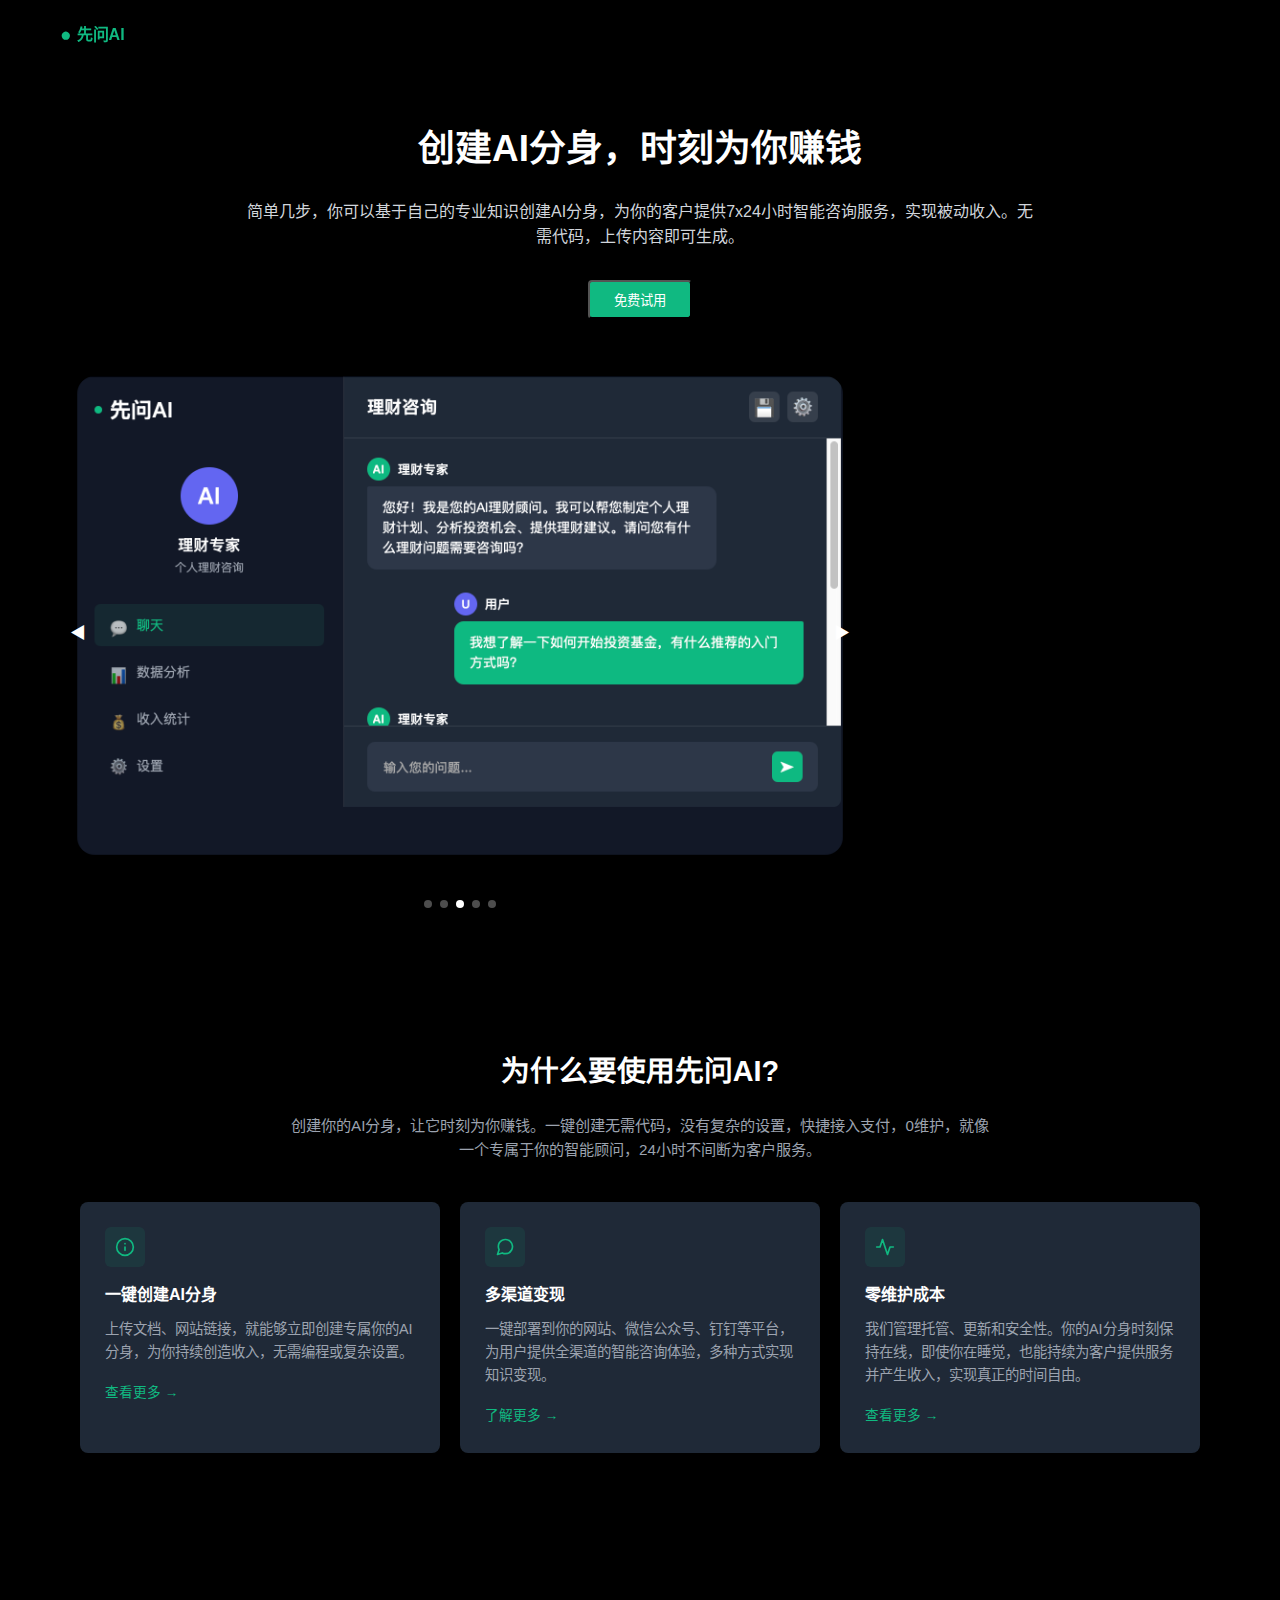
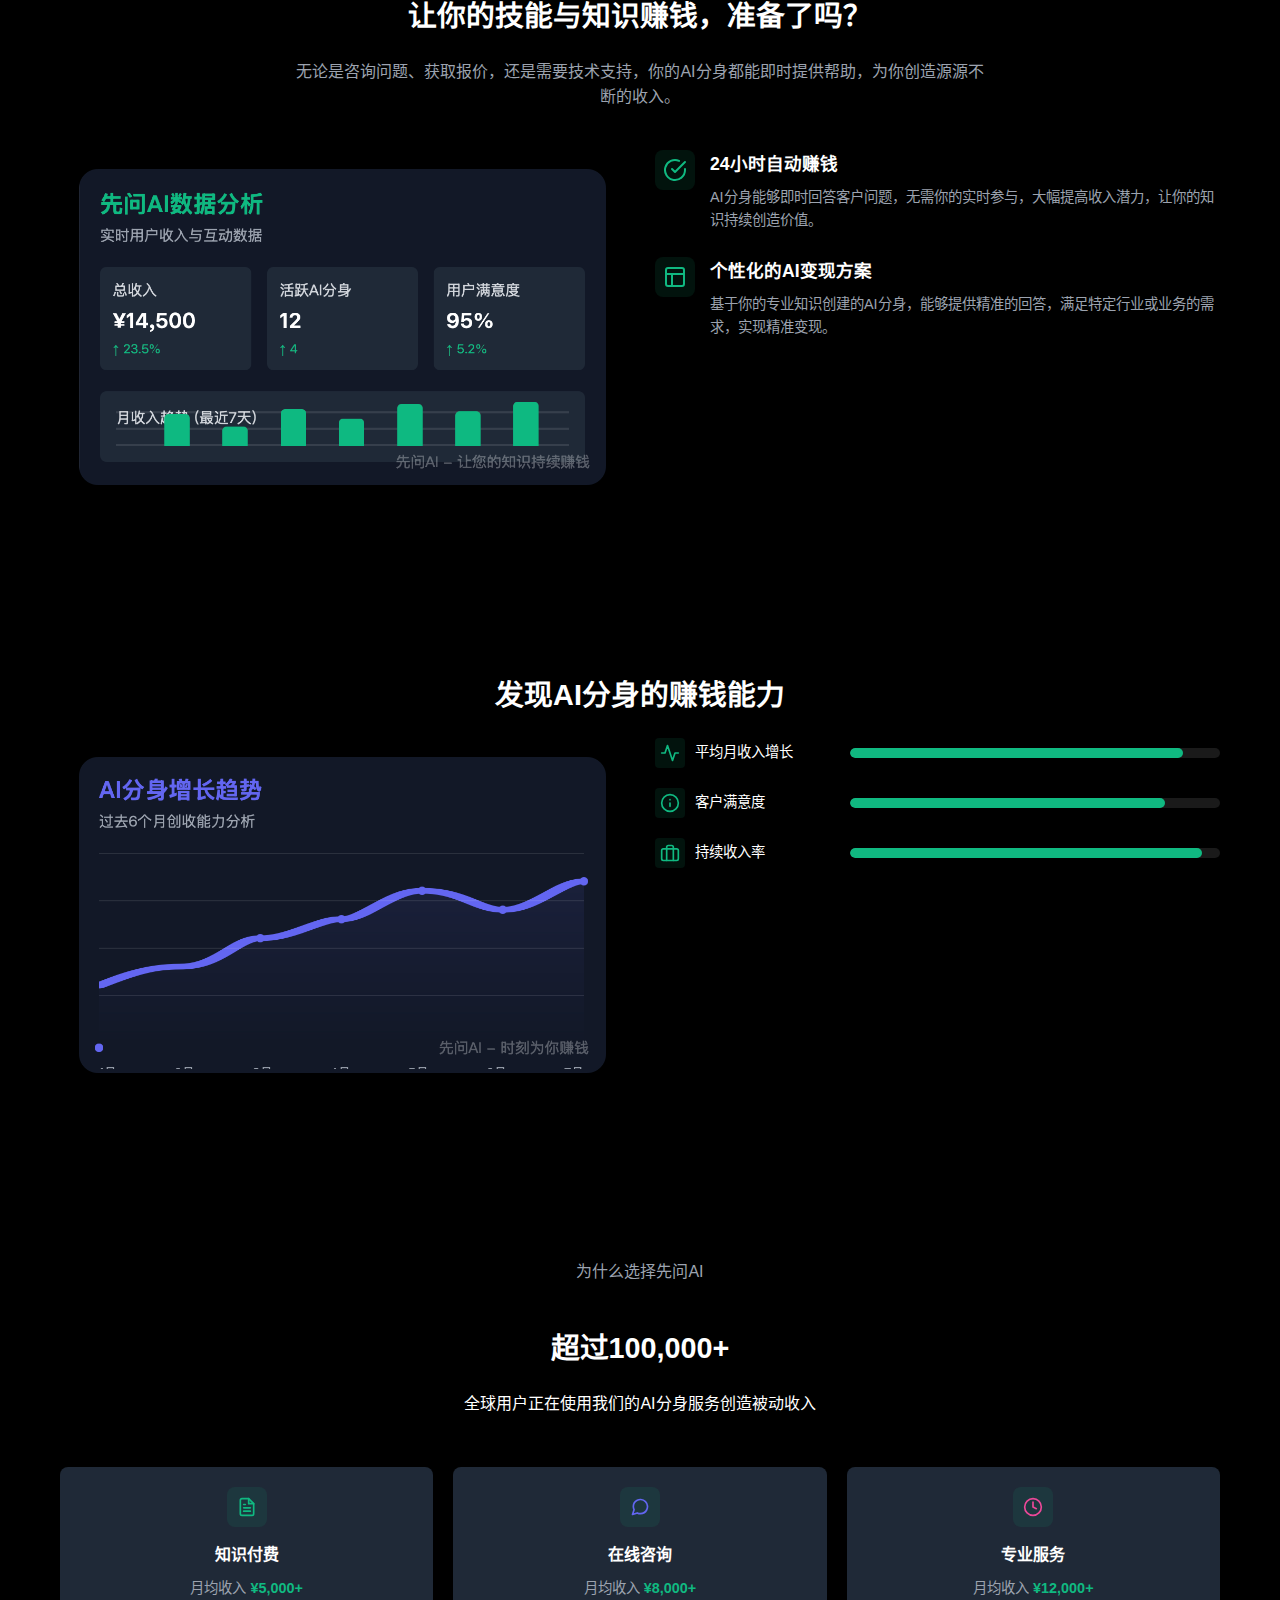
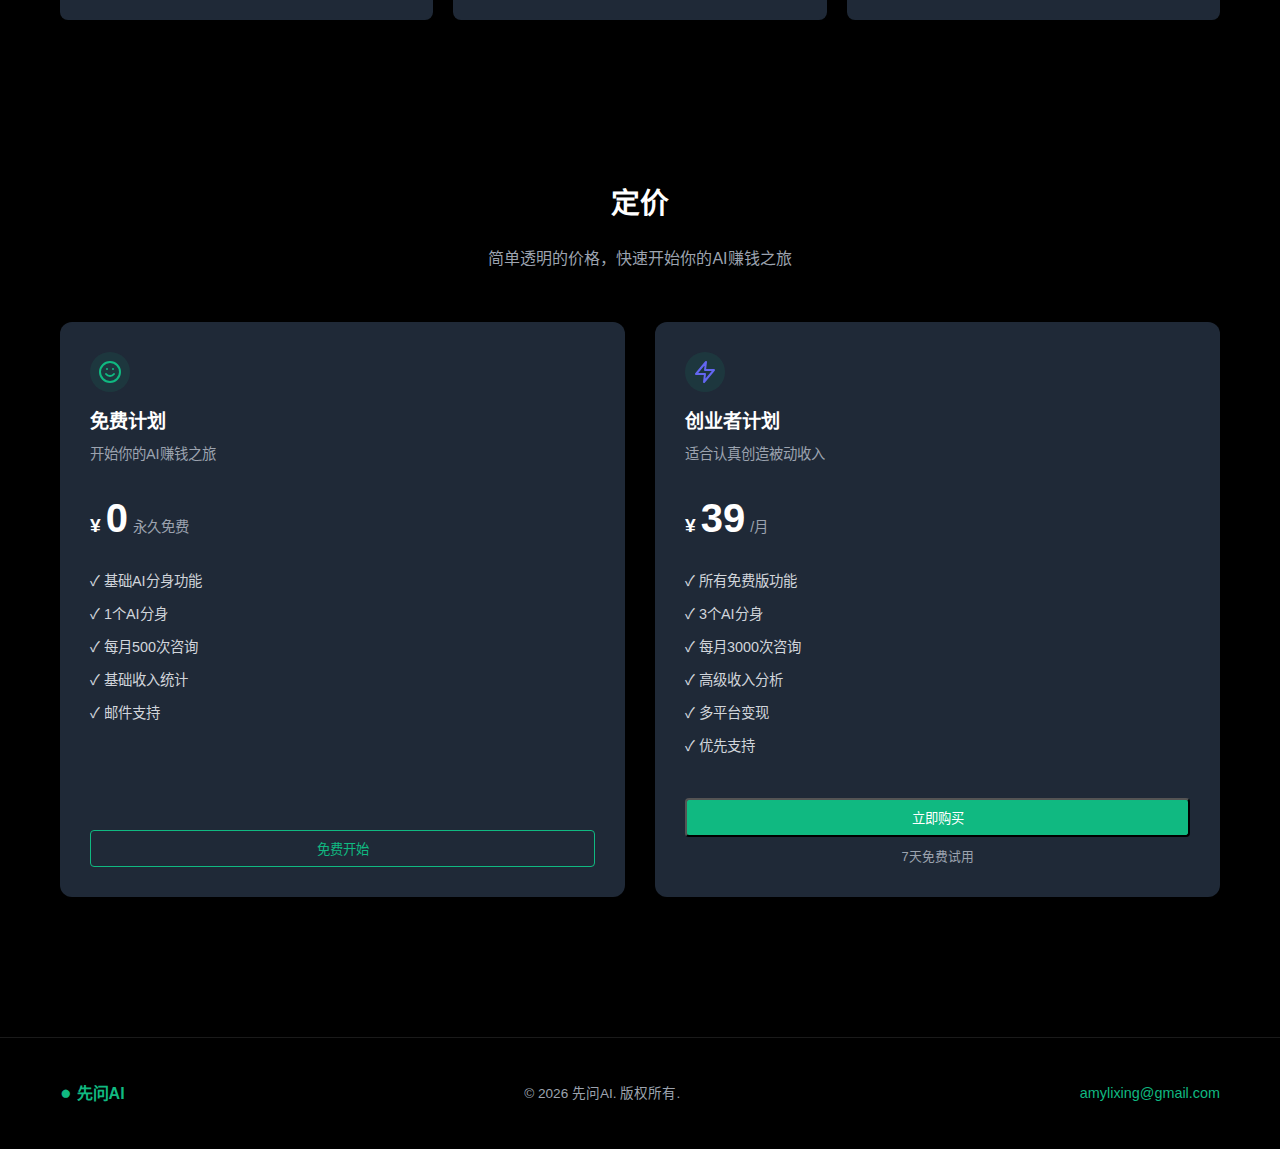
<file: index.html>
<!DOCTYPE html>
<html lang="zh-CN">
<head>
    <meta charset="UTF-8">
    <meta name="viewport" content="width=device-width, initial-scale=1.0">
    <title>先问AI-创建AI分身，时刻为你赚钱</title>
    <link rel="stylesheet" href="./docs/css/styles.css">
    <!-- 图标支持 -->
    <link rel="apple-touch-icon" sizes="180x180" href="./docs/icons/apple-touch-icon.png">
    <link rel="icon" type="image/png" sizes="32x32" href="./docs/icons/favicon-32x32.png">
    <link rel="icon" type="image/png" sizes="16x16" href="./docs/icons/favicon-16x16.png">
    <link rel="icon" href="./docs/icons/favicon.ico">
    <!-- PWA相关标签 -->
    <link rel="manifest" href="./docs/site.webmanifest">
    <meta name="theme-color" content="#10b981">
    <meta name="apple-mobile-web-app-capable" content="yes">
    <meta name="apple-mobile-web-app-status-bar-style" content="black-translucent">
    <meta name="apple-mobile-web-app-title" content="先问AI">
    <meta name="description" content="创建AI分身，时刻为你赚钱，提供24小时智能服务">
</head>
<body>
    <header>
        <div class="container">
            <nav>
                <a href="/" class="logo">
                    <span class="logo-icon">●</span>
                    先问AI
                </a>
                
                <div class="nav-right">
                    </div>
                </div>
            </nav>
        </div>
    </header>
    
    <section class="hero">
        <div class="container">
            <h1>创建AI分身，时刻为你赚钱</h1>
            <p>简单几步，你可以基于自己的专业知识创建AI分身，为你的客户提供7x24小时智能咨询服务，实现被动收入。无需代码，上传内容即可生成。</p>
            
            <button class="btn btn-green">免费试用</button>
            
            <div class="showcase">
                <img src="./docs/images/interface/preview.png" alt="先问AI界面预览">
                
                <div class="showcase-controls">
                    <div>◀</div>
                    <div>▶</div>
                </div>
                
                <div class="showcase-nav">
                    <div class="showcase-dot"></div>
                    <div class="showcase-dot"></div>
                    <div class="showcase-dot active"></div>
                    <div class="showcase-dot"></div>
                    <div class="showcase-dot"></div>
                </div>
            </div>
        </div>
    </section>
    
    <section class="why-section">
        <div class="container">
            <h2>为什么要使用先问AI?</h2>
            <p>创建你的AI分身，让它时刻为你赚钱。一键创建无需代码，没有复杂的设置，快捷接入支付，0维护，就像一个专属于你的智能顾问，24小时不间断为客户服务。</p>
        </div>
    </section>
    
    <div class="container">
        <div class="features-grid">
            <div class="feature-card">
                <div class="feature-icon">
                    <svg xmlns="http://www.w3.org/2000/svg" width="20" height="20" viewBox="0 0 24 24" fill="none" stroke="#10b981" stroke-width="2" stroke-linecap="round" stroke-linejoin="round">
                        <circle cx="12" cy="12" r="10"></circle>
                        <path d="M12 16v-4"></path>
                        <path d="M12 8h.01"></path>
                    </svg>
                </div>
                <h3>一键创建AI分身</h3>
                <p>上传文档、网站链接，就能够立即创建专属你的AI分身，为你持续创造收入，无需编程或复杂设置。</p>
                <a href="#" class="feature-link">查看更多 →</a>
            </div>
            
            <div class="feature-card">
                <div class="feature-icon">
                    <svg xmlns="http://www.w3.org/2000/svg" width="20" height="20" viewBox="0 0 24 24" fill="none" stroke="#10b981" stroke-width="2" stroke-linecap="round" stroke-linejoin="round">
                        <path d="M21 11.5a8.38 8.38 0 0 1-.9 3.8 8.5 8.5 0 0 1-7.6 4.7 8.38 8.38 0 0 1-3.8-.9L3 21l1.9-5.7a8.38 8.38 0 0 1-.9-3.8 8.5 8.5 0 0 1 4.7-7.6 8.38 8.38 0 0 1 3.8-.9h.5a8.48 8.48 0 0 1 8 8v.5z"></path>
                    </svg>
                </div>
                <h3>多渠道变现</h3>
                <p>一键部署到你的网站、微信公众号、钉钉等平台，为用户提供全渠道的智能咨询体验，多种方式实现知识变现。</p>
                <a href="#" class="feature-link">了解更多 →</a>
            </div>
            
            <div class="feature-card">
                <div class="feature-icon">
                    <svg xmlns="http://www.w3.org/2000/svg" width="20" height="20" viewBox="0 0 24 24" fill="none" stroke="#10b981" stroke-width="2" stroke-linecap="round" stroke-linejoin="round">
                        <path d="M22 12h-4l-3 9L9 3l-3 9H2"></path>
                    </svg>
                </div>
                <h3>零维护成本</h3>
                <p>我们管理托管、更新和安全性。你的AI分身时刻保持在线，即使你在睡觉，也能持续为客户提供服务并产生收入，实现真正的时间自由。</p>
                <a href="#" class="feature-link">查看更多 →</a>
            </div>
        </div>
    </div>
    
    <section class="performance-section">
        <div class="container">
            <h2 class="section-title">让你的技能与知识赚钱，准备了吗？</h2>
            <p class="section-subtitle">无论是咨询问题、获取报价，还是需要技术支持，你的AI分身都能即时提供帮助，为你创造源源不断的收入。</p>
            
            <div class="stats-showcase">
                <div class="stats-image">
                    <img src="./docs/images/ai-data-analytics.png" alt="先问AI数据分析">
                </div>
                
                <div class="stats-info">
                    <div class="stat-item">
                        <div class="stat-icon">
                            <svg xmlns="http://www.w3.org/2000/svg" width="24" height="24" viewBox="0 0 24 24" fill="none" stroke="#10b981" stroke-width="2" stroke-linecap="round" stroke-linejoin="round">
                                <path d="M22 11.08V12a10 10 0 1 1-5.93-9.14"></path>
                                <polyline points="22 4 12 14.01 9 11.01"></polyline>
                            </svg>
                        </div>
                        <div class="stat-content">
                            <h3>24小时自动赚钱</h3>
                            <p>AI分身能够即时回答客户问题，无需你的实时参与，大幅提高收入潜力，让你的知识持续创造价值。</p>
                        </div>
                    </div>
                    
                    <div class="stat-item">
                        <div class="stat-icon">
                            <svg xmlns="http://www.w3.org/2000/svg" width="24" height="24" viewBox="0 0 24 24" fill="none" stroke="#10b981" stroke-width="2" stroke-linecap="round" stroke-linejoin="round">
                                <rect x="3" y="3" width="18" height="18" rx="2" ry="2"></rect>
                                <line x1="3" y1="9" x2="21" y2="9"></line>
                                <line x1="9" y1="21" x2="9" y2="9"></line>
                            </svg>
                        </div>
                        <div class="stat-content">
                            <h3>个性化的AI变现方案</h3>
                            <p>基于你的专业知识创建的AI分身，能够提供精准的回答，满足特定行业或业务的需求，实现精准变现。</p>
                        </div>
                    </div>
                </div>
            </div>
        </div>
    </section>
    
    <section class="support-metrics">
        <div class="container">
            <h2 class="section-title">发现AI分身的赚钱能力</h2>
            
            <div class="metrics-chart">
                <div class="chart-image">
                    <img src="./docs/images/ai-growth-chart.png" alt="AI增长图表">
                </div>
                
                <div class="metrics-info">
                    <div class="metric-row">
                        <div class="metric-label">
                            <div class="metric-icon">
                                <svg xmlns="http://www.w3.org/2000/svg" width="20" height="20" viewBox="0 0 24 24" fill="none" stroke="#10b981" stroke-width="2" stroke-linecap="round" stroke-linejoin="round">
                                    <path d="M22 12h-4l-3 9L9 3l-3 9H2"></path>
                                </svg>
                            </div>
                            <span>平均月收入增长</span>
                        </div>
                        <div class="metric-bar-container">
                            <div class="metric-bar" style="width:90%;">
                                <div class="metric-value">90%</div>
                            </div>
                        </div>
                    </div>
                    
                    <div class="metric-row">
                        <div class="metric-label">
                            <div class="metric-icon">
                                <svg xmlns="http://www.w3.org/2000/svg" width="20" height="20" viewBox="0 0 24 24" fill="none" stroke="#10b981" stroke-width="2" stroke-linecap="round" stroke-linejoin="round">
                                    <circle cx="12" cy="12" r="10"></circle>
                                    <line x1="12" y1="16" x2="12" y2="12"></line>
                                    <line x1="12" y1="8" x2="12.01" y2="8"></line>
                                </svg>
                            </div>
                            <span>客户满意度</span>
                        </div>
                        <div class="metric-bar-container">
                            <div class="metric-bar" style="width:85%;">
                                <div class="metric-value">85%</div>
                            </div>
                        </div>
                    </div>
                    
                    <div class="metric-row">
                        <div class="metric-label">
                            <div class="metric-icon">
                                <svg xmlns="http://www.w3.org/2000/svg" width="20" height="20" viewBox="0 0 24 24" fill="none" stroke="#10b981" stroke-width="2" stroke-linecap="round" stroke-linejoin="round">
                                    <rect x="2" y="7" width="20" height="14" rx="2" ry="2"></rect>
                                    <path d="M16 21V5a2 2 0 0 0-2-2h-4a2 2 0 0 0-2 2v16"></path>
                                </svg>
                            </div>
                            <span>持续收入率</span>
                        </div>
                        <div class="metric-bar-container">
                            <div class="metric-bar" style="width:95%;">
                                <div class="metric-value">95%</div>
                            </div>
                        </div>
                    </div>
                </div>
            </div>
        </div>
    </section>
    
    <section class="testimonial-section">
        <div class="container">
            <div class="section-subtitle text-center">为什么选择先问AI</div>
            <h2 class="section-title">超过100,000+</h2>
            <p class="text-center mb-10">全球用户正在使用我们的AI分身服务创造被动收入</p>
            
            <div class="templates-grid">
                <div class="template-card">
                    <div class="template-icon">
                        <svg xmlns="http://www.w3.org/2000/svg" width="20" height="20" viewBox="0 0 24 24" fill="none" stroke="#10b981" stroke-width="2" stroke-linecap="round" stroke-linejoin="round">
                            <path d="M14 2H6a2 2 0 0 0-2 2v16a2 2 0 0 0 2 2h12a2 2 0 0 0 2-2V8z"></path>
                            <polyline points="14 2 14 8 20 8"></polyline>
                            <line x1="16" y1="13" x2="8" y2="13"></line>
                            <line x1="16" y1="17" x2="8" y2="17"></line>
                            <polyline points="10 9 9 9 8 9"></polyline>
                        </svg>
                    </div>
                    <h3>知识付费</h3>
                    <p>月均收入 <span class="usage-rate">¥5,000+</span></p>
                </div>
                
                <div class="template-card">
                    <div class="template-icon">
                        <svg xmlns="http://www.w3.org/2000/svg" width="20" height="20" viewBox="0 0 24 24" fill="none" stroke="#6366f1" stroke-width="2" stroke-linecap="round" stroke-linejoin="round">
                            <path d="M21 11.5a8.38 8.38 0 0 1-.9 3.8 8.5 8.5 0 0 1-7.6 4.7 8.38 8.38 0 0 1-3.8-.9L3 21l1.9-5.7a8.38 8.38 0 0 1-.9-3.8 8.5 8.5 0 0 1 4.7-7.6 8.38 8.38 0 0 1 3.8-.9h.5a8.48 8.48 0 0 1 8 8v.5z"></path>
                        </svg>
                    </div>
                    <h3>在线咨询</h3>
                    <p>月均收入 <span class="usage-rate">¥8,000+</span></p>
                </div>
                
                <div class="template-card">
                    <div class="template-icon">
                        <svg xmlns="http://www.w3.org/2000/svg" width="20" height="20" viewBox="0 0 24 24" fill="none" stroke="#ec4899" stroke-width="2" stroke-linecap="round" stroke-linejoin="round">
                            <circle cx="12" cy="12" r="10"></circle>
                            <polyline points="12 6 12 12 16 14"></polyline>
                        </svg>
                    </div>
                    <h3>专业服务</h3>
                    <p>月均收入 <span class="usage-rate">¥12,000+</span></p>
                </div>
            </div>
        </div>
    </section>
    
    <section class="pricing-section" id="pricing">
        <div class="container">
            <h2 class="section-title">定价</h2>
            <p class="section-subtitle text-center">简单透明的价格，快速开始你的AI赚钱之旅</p>
            
            <div class="pricing-grid">
                <div class="pricing-card free">
                    <div class="pricing-header">
                        <div class="pricing-icon">
                            <svg xmlns="http://www.w3.org/2000/svg" width="24" height="24" viewBox="0 0 24 24" fill="none" stroke="#10b981" stroke-width="2" stroke-linecap="round" stroke-linejoin="round">
                                <circle cx="12" cy="12" r="10"></circle>
                                <path d="M8 14s1.5 2 4 2 4-2 4-2"></path>
                                <line x1="9" y1="9" x2="9.01" y2="9"></line>
                                <line x1="15" y1="9" x2="15.01" y2="9"></line>
                            </svg>
                        </div>
                        <h3>免费计划</h3>
                        <p>开始你的AI赚钱之旅</p>
                    </div>
                    
                    <div class="pricing-price">
                        <span class="price-currency">¥</span>
                        <span class="price-value">0</span>
                        <span class="price-period">永久免费</span>
                    </div>
                    
                    <ul class="pricing-features">
                        <li>✓ 基础AI分身功能</li>
                        <li>✓ 1个AI分身</li>
                        <li>✓ 每月500次咨询</li>
                        <li>✓ 基础收入统计</li>
                        <li>✓ 邮件支持</li>
                    </ul>
                    
                    <button class="btn btn-outline">免费开始</button>
                </div>
                
                <div class="pricing-card pro">
                    <div class="pricing-header">
                        <div class="pricing-icon">
                            <svg xmlns="http://www.w3.org/2000/svg" width="24" height="24" viewBox="0 0 24 24" fill="none" stroke="#6366f1" stroke-width="2" stroke-linecap="round" stroke-linejoin="round">
                                <polygon points="13 2 3 14 12 14 11 22 21 10 12 10 13 2"></polygon>
                            </svg>
                        </div>
                        <h3>创业者计划</h3>
                        <p>适合认真创造被动收入</p>
                    </div>
                    
                    <div class="pricing-price">
                        <span class="price-currency">¥</span>
                        <span class="price-value">39</span>
                        <span class="price-period">/月</span>
                    </div>
                    
                    <ul class="pricing-features">
                        <li>✓ 所有免费版功能</li>
                        <li>✓ 3个AI分身</li>
                        <li>✓ 每月3000次咨询</li>
                        <li>✓ 高级收入分析</li>
                        <li>✓ 多平台变现</li>
                        <li>✓ 优先支持</li>
                    </ul>
                    
                    <button class="btn btn-primary">立即购买</button>
                    <div class="pricing-trial">7天免费试用</div>
                </div>
            </div>
        </div>
    </section>
    
    <footer>
        <div class="container">
            <div class="footer-simple">
                <div class="logo">
                    <span class="logo-icon">●</span>
                    先问AI
                </div>
                <div class="copyright">
                    <p>© 2023 先问AI. 保留所有权利.</p>
                </div>
                <div class="contact-simple">
                    <a href="mailto:amylixing@gmail.com" class="email-link">amylixing@gmail.com</a>
                </div>
            </div>
        </div>
    </footer>
    
    <script src="./docs/js/main.js"></script>
    <script>
    if ('serviceWorker' in navigator) {
      window.addEventListener('load', function() {
        navigator.serviceWorker.register('./docs/sw.js');
      });
    }
    </script>
</body>
</html>
</file>
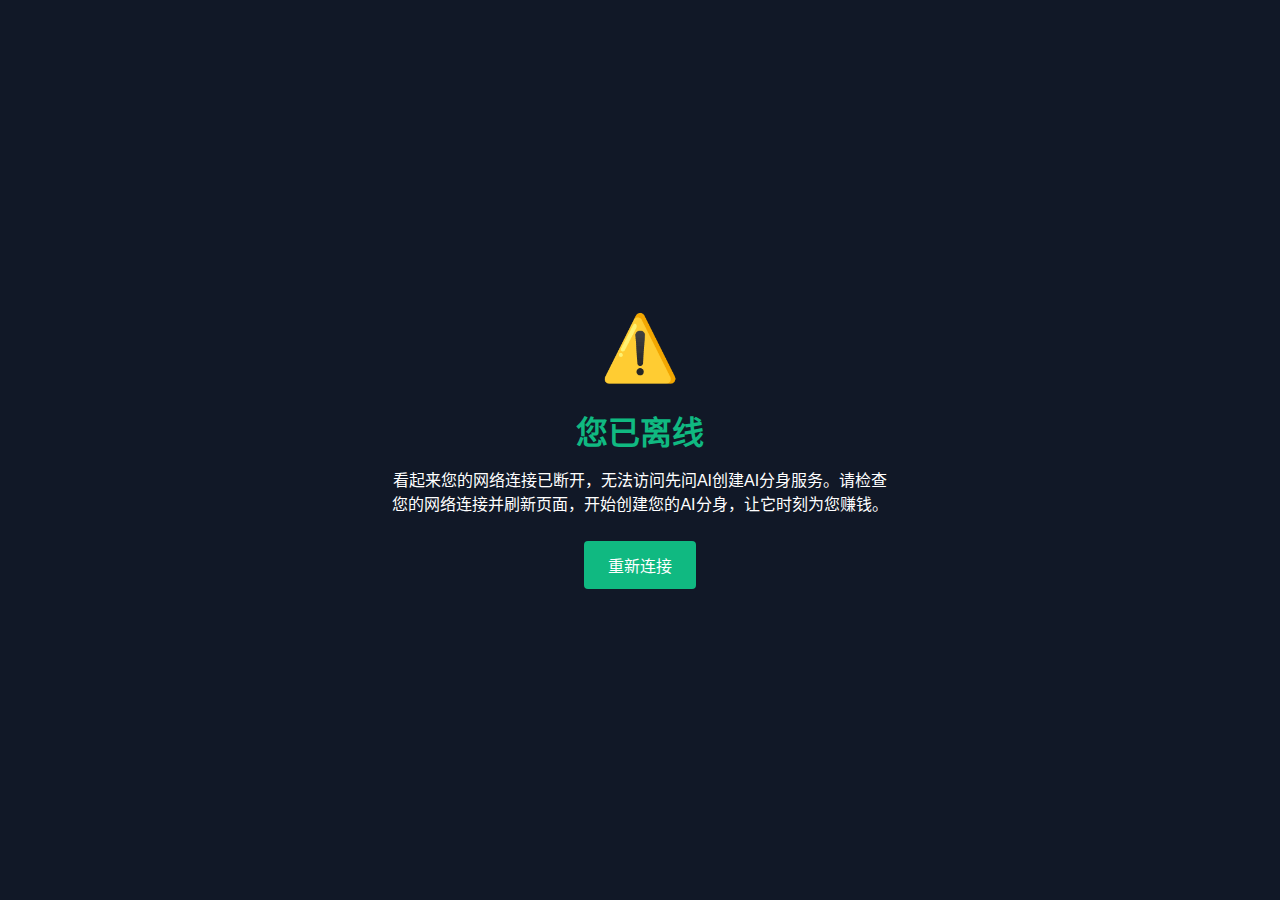
<file: docs/offline.html>
<!DOCTYPE html>
<html lang="zh-CN">
<head>
    <meta charset="UTF-8">
    <meta name="viewport" content="width=device-width, initial-scale=1.0">
    <title>离线 - 先问AI</title>
    <style>
        body {
            font-family: -apple-system, BlinkMacSystemFont, 'Segoe UI', Roboto, Oxygen, Ubuntu, Cantarell, 'Open Sans', 'Helvetica Neue', sans-serif;
            display: flex;
            flex-direction: column;
            align-items: center;
            justify-content: center;
            height: 100vh;
            margin: 0;
            padding: 0;
            text-align: center;
            color: #fff;
            background-color: #111827;
        }
        .container {
            max-width: 500px;
            padding: 2rem;
        }
        h1 {
            font-size: 2rem;
            margin-bottom: 1rem;
            color: #10b981;
        }
        p {
            font-size: 1rem;
            line-height: 1.5;
            margin-bottom: 1.5rem;
        }
        .icon {
            font-size: 4rem;
            margin-bottom: 1rem;
            color: #10b981;
        }
        .btn {
            display: inline-block;
            background-color: #10b981;
            color: white;
            padding: 0.75rem 1.5rem;
            border-radius: 0.25rem;
            text-decoration: none;
            font-weight: 500;
            transition: background-color 0.3s;
        }
        .btn:hover {
            background-color: #059669;
        }
    </style>
</head>
<body>
    <div class="container">
        <div class="icon">⚠️</div>
        <h1>您已离线</h1>
        <p>看起来您的网络连接已断开，无法访问先问AI创建AI分身服务。请检查您的网络连接并刷新页面，开始创建您的AI分身，让它时刻为您赚钱。</p>
        <a href="/" class="btn">重新连接</a>
    </div>
</body>
</html>
</file>
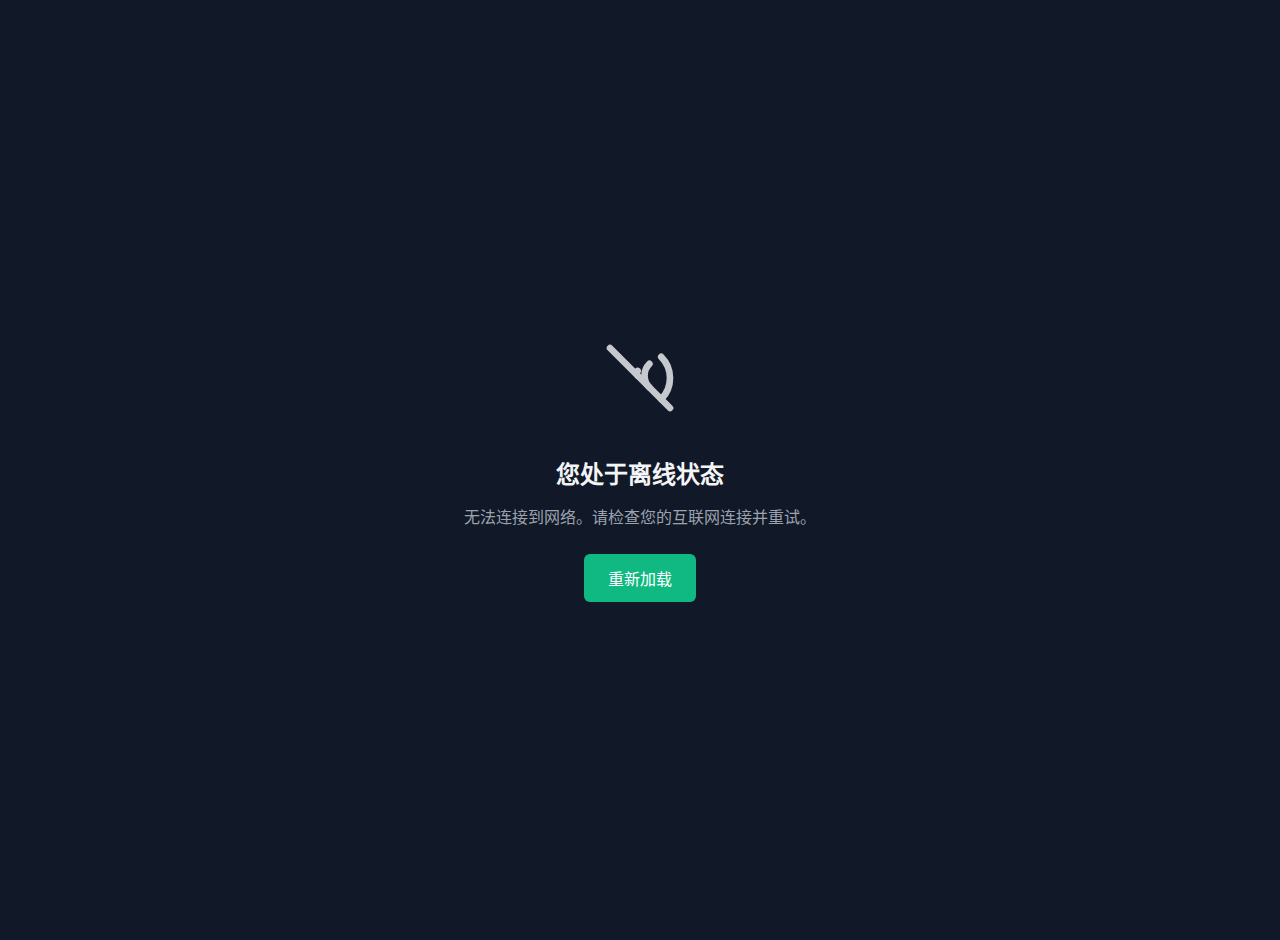
<file: public/offline.html>
<!DOCTYPE html>
<html lang="zh-CN">
<head>
    <meta charset="UTF-8">
    <meta name="viewport" content="width=device-width, initial-scale=1.0">
    <title>离线模式 - AI 助手</title>
    <style>
        body {
            font-family: -apple-system, BlinkMacSystemFont, 'Segoe UI', Roboto, Oxygen, Ubuntu, Cantarell, 'Open Sans', 'Helvetica Neue', sans-serif;
            background-color: #111827;
            color: #f3f4f6;
            display: flex;
            flex-direction: column;
            align-items: center;
            justify-content: center;
            height: 100vh;
            margin: 0;
            padding: 20px;
            text-align: center;
        }
        
        .offline-icon {
            width: 80px;
            height: 80px;
            margin-bottom: 20px;
            opacity: 0.8;
        }
        
        h1 {
            font-size: 24px;
            margin-bottom: 16px;
        }
        
        p {
            font-size: 16px;
            line-height: 1.5;
            max-width: 500px;
            margin: 0 0 24px;
            color: #9ca3af;
        }
        
        button {
            background-color: #10b981;
            color: white;
            border: none;
            padding: 12px 24px;
            border-radius: 6px;
            font-size: 16px;
            cursor: pointer;
            transition: background-color 0.2s;
        }
        
        button:hover {
            background-color: #059669;
        }
    </style>
</head>
<body>
    <svg class="offline-icon" xmlns="http://www.w3.org/2000/svg" fill="none" viewBox="0 0 24 24" stroke="#f3f4f6">
        <path stroke-linecap="round" stroke-linejoin="round" stroke-width="2" d="M18.364 5.636a9 9 0 010 12.728m-3.536-3.536a5 5 0 010-7.071m-3.535 3.536a1 1 0 010-1.414" />
        <path stroke-linecap="round" stroke-linejoin="round" stroke-width="2" d="M3 3l18 18" />
    </svg>
    
    <h1>您处于离线状态</h1>
    <p>无法连接到网络。请检查您的互联网连接并重试。</p>
    <button onclick="window.location.reload()">重新加载</button>
</body>
</html>
</file>
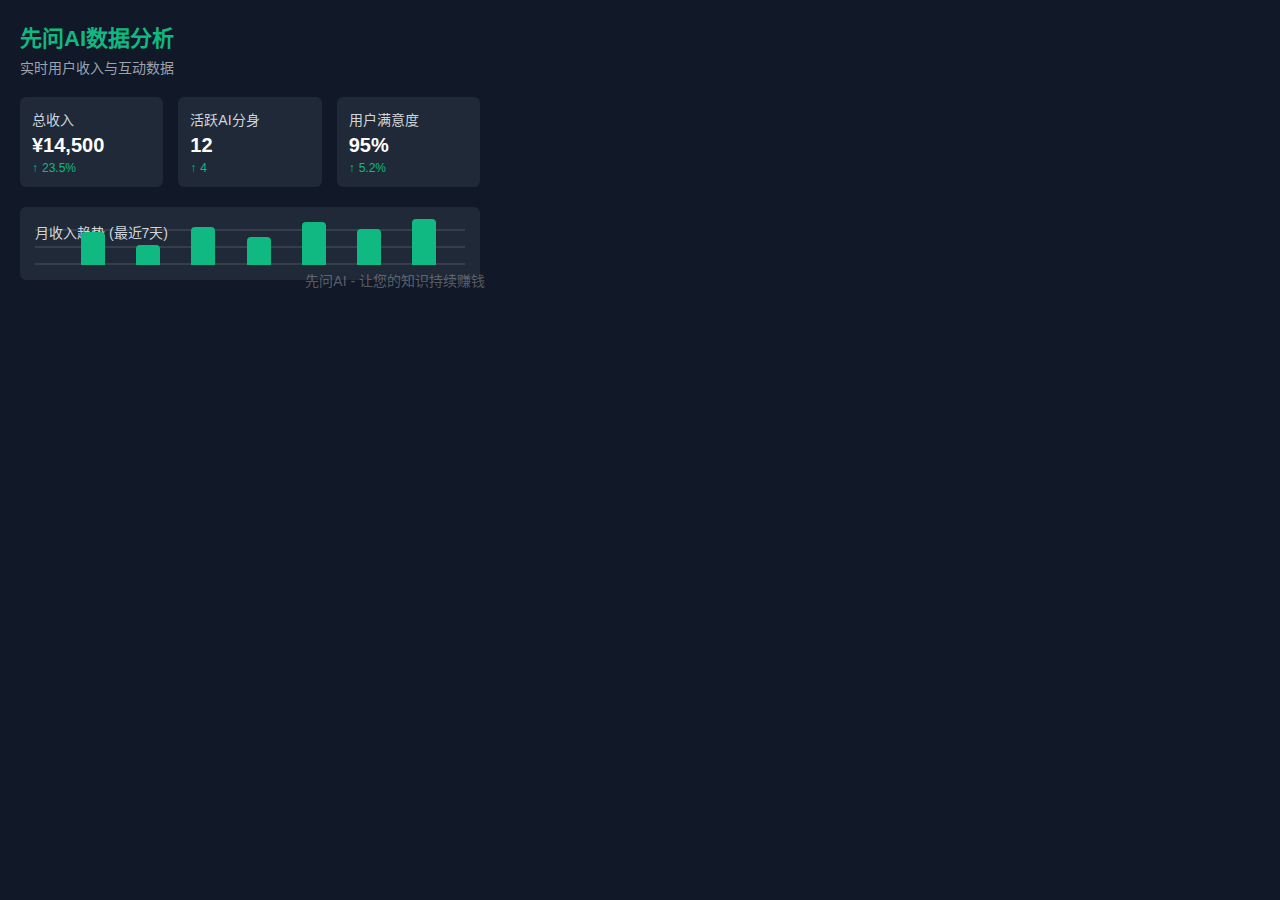
<file: docs/images/ai-data-analytics.html>
<!DOCTYPE html>
<html lang="zh-CN">
<head>
    <meta charset="UTF-8">
    <meta name="viewport" content="width=device-width, initial-scale=1.0">
    <title>先问AI数据分析</title>
    <style>
        body {
            margin: 0;
            padding: 0;
            background-color: #111827;
            font-family: 'PingFang SC', 'Helvetica Neue', Arial, sans-serif;
        }
        .container {
            width: 500px;
            height: 300px;
            position: relative;
            overflow: hidden;
            border-radius: 8px;
            padding: 20px;
            box-sizing: border-box;
            color: white;
        }
        .dashboard {
            display: flex;
            flex-direction: column;
            height: 100%;
        }
        .header {
            display: flex;
            justify-content: space-between;
            align-items: center;
            margin-bottom: 20px;
        }
        .title {
            font-size: 22px;
            font-weight: bold;
            color: #10b981;
        }
        .subtitle {
            font-size: 14px;
            color: #9ca3af;
            margin-top: 5px;
        }
        .cards {
            display: grid;
            grid-template-columns: repeat(3, 1fr);
            gap: 15px;
            margin-bottom: 20px;
        }
        .card {
            background-color: #1f2937;
            border-radius: 6px;
            padding: 12px;
            display: flex;
            flex-direction: column;
        }
        .card-title {
            font-size: 14px;
            color: #d1d5db;
            margin-bottom: 5px;
        }
        .card-value {
            font-size: 20px;
            font-weight: bold;
            color: white;
        }
        .card-indicator {
            font-size: 12px;
            color: #10b981;
            margin-top: 4px;
            display: flex;
            align-items: center;
        }
        .card-indicator.up::before {
            content: '↑';
            margin-right: 4px;
        }
        .chart {
            flex-grow: 1;
            position: relative;
            background-color: #1f2937;
            border-radius: 6px;
            padding: 15px;
            overflow: hidden;
        }
        .chart-title {
            font-size: 14px;
            color: #d1d5db;
            margin-bottom: 10px;
        }
        .chart-grid {
            position: absolute;
            width: 100%;
            height: 70%;
            bottom: 15px;
            left: 15px;
            right: 15px;
        }
        .chart-line {
            position: absolute;
            width: calc(100% - 30px);
            height: 2px;
            background-color: rgba(255, 255, 255, 0.1);
        }
        .chart-line:nth-child(1) { bottom: 0; }
        .chart-line:nth-child(2) { bottom: 33%; }
        .chart-line:nth-child(3) { bottom: 66%; }
        .chart-bar {
            position: absolute;
            bottom: 0;
            width: 24px;
            background-color: #10b981;
            border-radius: 4px 4px 0 0;
        }
        .chart-bar:nth-child(4) { left: 10%; height: 65%; }
        .chart-bar:nth-child(5) { left: 22%; height: 40%; }
        .chart-bar:nth-child(6) { left: 34%; height: 75%; }
        .chart-bar:nth-child(7) { left: 46%; height: 55%; }
        .chart-bar:nth-child(8) { left: 58%; height: 85%; }
        .chart-bar:nth-child(9) { left: 70%; height: 70%; }
        .chart-bar:nth-child(10) { left: 82%; height: 90%; }
        .watermark {
            position: absolute;
            bottom: 10px;
            right: 15px;
            font-size: 14px;
            color: rgba(255, 255, 255, 0.3);
        }
    </style>
</head>
<body>
    <div class="container">
        <div class="dashboard">
            <div class="header">
                <div>
                    <div class="title">先问AI数据分析</div>
                    <div class="subtitle">实时用户收入与互动数据</div>
                </div>
            </div>
            
            <div class="cards">
                <div class="card">
                    <div class="card-title">总收入</div>
                    <div class="card-value">¥14,500</div>
                    <div class="card-indicator up">23.5%</div>
                </div>
                <div class="card">
                    <div class="card-title">活跃AI分身</div>
                    <div class="card-value">12</div>
                    <div class="card-indicator up">4</div>
                </div>
                <div class="card">
                    <div class="card-title">用户满意度</div>
                    <div class="card-value">95%</div>
                    <div class="card-indicator up">5.2%</div>
                </div>
            </div>
            
            <div class="chart">
                <div class="chart-title">月收入趋势 (最近7天)</div>
                <div class="chart-grid">
                    <div class="chart-line"></div>
                    <div class="chart-line"></div>
                    <div class="chart-line"></div>
                    <div class="chart-bar"></div>
                    <div class="chart-bar"></div>
                    <div class="chart-bar"></div>
                    <div class="chart-bar"></div>
                    <div class="chart-bar"></div>
                    <div class="chart-bar"></div>
                    <div class="chart-bar"></div>
                </div>
            </div>
        </div>
        <div class="watermark">先问AI - 让您的知识持续赚钱</div>
    </div>
    
    <script>
    // 截图辅助脚本
    document.addEventListener('DOMContentLoaded', function() {
        console.log('请对该页面截图，保存为png格式，用作先问AI数据分析图片');
    });
    </script>
</body>
</html>
</file>
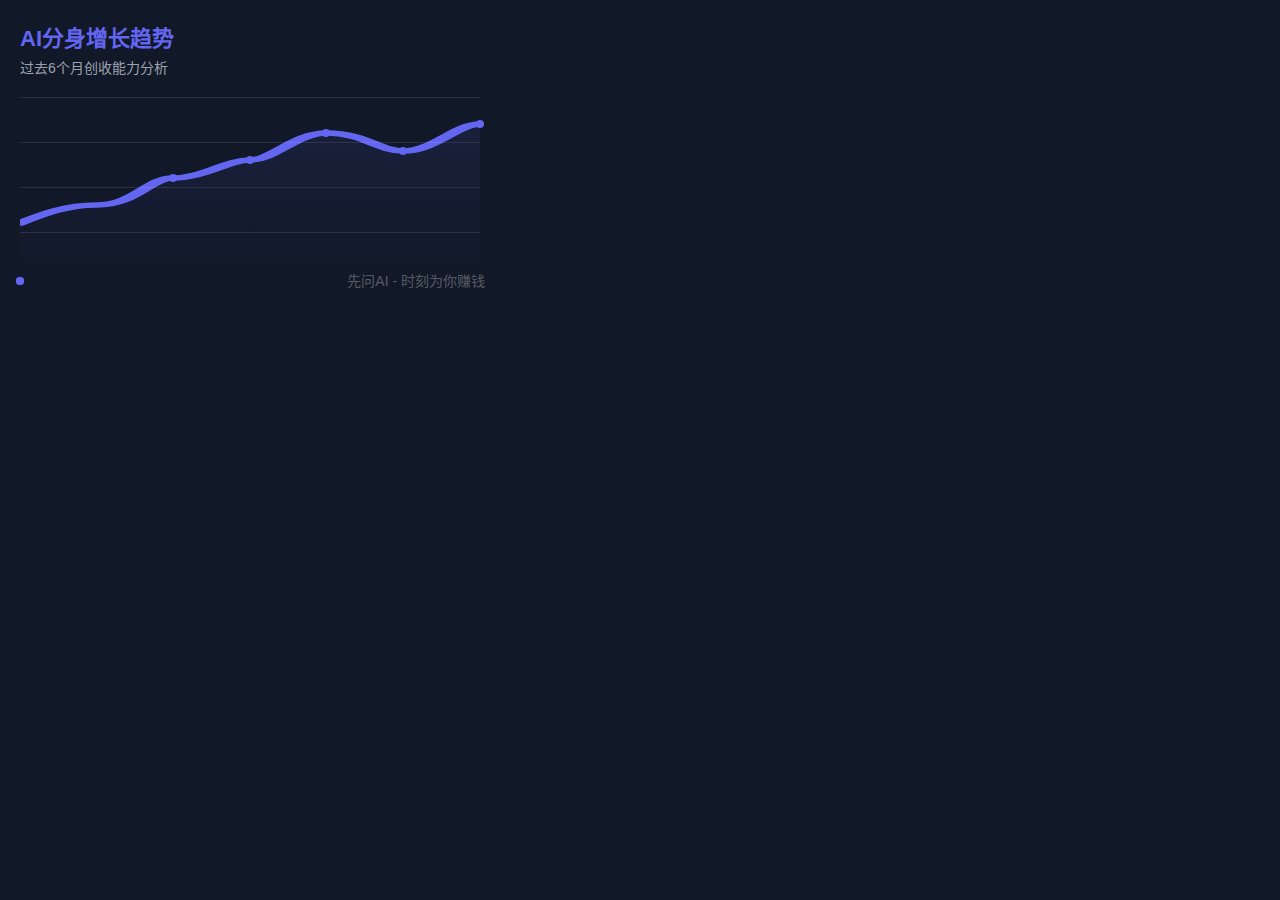
<file: docs/images/ai-growth-chart.html>
<!DOCTYPE html>
<html lang="zh-CN">
<head>
    <meta charset="UTF-8">
    <meta name="viewport" content="width=device-width, initial-scale=1.0">
    <title>AI增长图表</title>
    <style>
        body {
            margin: 0;
            padding: 0;
            background-color: #111827;
            font-family: 'PingFang SC', 'Helvetica Neue', Arial, sans-serif;
        }
        .container {
            width: 500px;
            height: 300px;
            position: relative;
            overflow: hidden;
            border-radius: 8px;
            padding: 20px;
            box-sizing: border-box;
            color: white;
        }
        .dashboard {
            display: flex;
            flex-direction: column;
            height: 100%;
        }
        .header {
            display: flex;
            justify-content: space-between;
            align-items: center;
            margin-bottom: 20px;
        }
        .title {
            font-size: 22px;
            font-weight: bold;
            color: #6366f1;
        }
        .subtitle {
            font-size: 14px;
            color: #9ca3af;
            margin-top: 5px;
        }
        .chart-container {
            flex-grow: 1;
            display: flex;
            flex-direction: column;
        }
        .line-chart {
            position: relative;
            height: 180px;
            margin-bottom: 15px;
        }
        .chart-grid {
            position: absolute;
            width: 100%;
            height: 100%;
            display: grid;
            grid-template-rows: repeat(4, 1fr);
        }
        .grid-line {
            width: 100%;
            height: 1px;
            background-color: rgba(255, 255, 255, 0.1);
        }
        .line-path {
            position: absolute;
            top: 0;
            left: 0;
            width: 100%;
            height: 100%;
            fill: none;
            stroke: #6366f1;
            stroke-width: 3;
            stroke-linecap: round;
            stroke-linejoin: round;
        }
        .line-path-area {
            position: absolute;
            top: 0;
            left: 0;
            width: 100%;
            height: 100%;
            fill: url(#gradient);
            opacity: 0.2;
        }
        .point {
            position: absolute;
            width: 8px;
            height: 8px;
            border-radius: 50%;
            background-color: #6366f1;
            transform: translate(-50%, -50%);
        }
        .point:nth-child(1) { left: 0%; top: 70%; }
        .point:nth-child(2) { left: 16.6%; top: 60%; }
        .point:nth-child(3) { left: 33.3%; top: 45%; }
        .point:nth-child(4) { left: 50%; top: 35%; }
        .point:nth-child(5) { left: 66.6%; top: 20%; }
        .point:nth-child(6) { left: 83.3%; top: 30%; }
        .point:nth-child(7) { left: 100%; top: 15%; }
        
        .stats {
            display: flex;
            justify-content: space-between;
            margin-top: 15px;
        }
        .stat-item {
            background-color: #1f2937;
            border-radius: 6px;
            padding: 10px 15px;
            flex: 1;
            margin-right: 10px;
            text-align: center;
        }
        .stat-item:last-child {
            margin-right: 0;
        }
        .stat-value {
            font-size: 18px;
            font-weight: bold;
            color: #6366f1;
            margin-bottom: 5px;
        }
        .stat-label {
            font-size: 12px;
            color: #9ca3af;
        }
        .months {
            display: flex;
            justify-content: space-between;
            margin-top: 5px;
        }
        .month {
            font-size: 12px;
            color: #9ca3af;
        }
        .watermark {
            position: absolute;
            bottom: 10px;
            right: 15px;
            font-size: 14px;
            color: rgba(255, 255, 255, 0.3);
        }
    </style>
</head>
<body>
    <div class="container">
        <div class="dashboard">
            <div class="header">
                <div>
                    <div class="title">AI分身增长趋势</div>
                    <div class="subtitle">过去6个月创收能力分析</div>
                </div>
            </div>
            
            <div class="chart-container">
                <div class="line-chart">
                    <div class="chart-grid">
                        <div class="grid-line"></div>
                        <div class="grid-line"></div>
                        <div class="grid-line"></div>
                        <div class="grid-line"></div>
                    </div>
                    
                    <svg width="100%" height="100%" viewBox="0 0 100 100" preserveAspectRatio="none">
                        <defs>
                            <linearGradient id="gradient" x1="0%" y1="0%" x2="0%" y2="100%">
                                <stop offset="0%" stop-color="#6366f1" stop-opacity="0.5" />
                                <stop offset="100%" stop-color="#6366f1" stop-opacity="0" />
                            </linearGradient>
                        </defs>
                        <path class="line-path" d="M0,70 C5,65 10,60 16.6,60 C25,60 28,45 33.3,45 C40,45 45,35 50,35 C55,35 60,20 66.6,20 C75,20 78,30 83.3,30 C90,30 95,15 100,15" />
                        <path class="line-path-area" d="M0,70 C5,65 10,60 16.6,60 C25,60 28,45 33.3,45 C40,45 45,35 50,35 C55,35 60,20 66.6,20 C75,20 78,30 83.3,30 C90,30 95,15 100,15 V100 H0 Z" />
                    </svg>
                    
                    <div class="point"></div>
                    <div class="point"></div>
                    <div class="point"></div>
                    <div class="point"></div>
                    <div class="point"></div>
                    <div class="point"></div>
                    <div class="point"></div>
                </div>
                
                <div class="months">
                    <div class="month">1月</div>
                    <div class="month">2月</div>
                    <div class="month">3月</div>
                    <div class="month">4月</div>
                    <div class="month">5月</div>
                    <div class="month">6月</div>
                    <div class="month">7月</div>
                </div>
                
                <div class="stats">
                    <div class="stat-item">
                        <div class="stat-value">385%</div>
                        <div class="stat-label">收入增长率</div>
                    </div>
                    <div class="stat-item">
                        <div class="stat-value">¥18,450</div>
                        <div class="stat-label">平均月收入</div>
                    </div>
                    <div class="stat-item">
                        <div class="stat-value">8.6小时</div>
                        <div class="stat-label">回本时间</div>
                    </div>
                </div>
            </div>
        </div>
        <div class="watermark">先问AI - 时刻为你赚钱</div>
    </div>
    
    <script>
    // 截图辅助脚本
    document.addEventListener('DOMContentLoaded', function() {
        console.log('请对该页面截图，保存为png格式，用作AI增长图表图片');
    });
    </script>
</body>
</html>
</file>
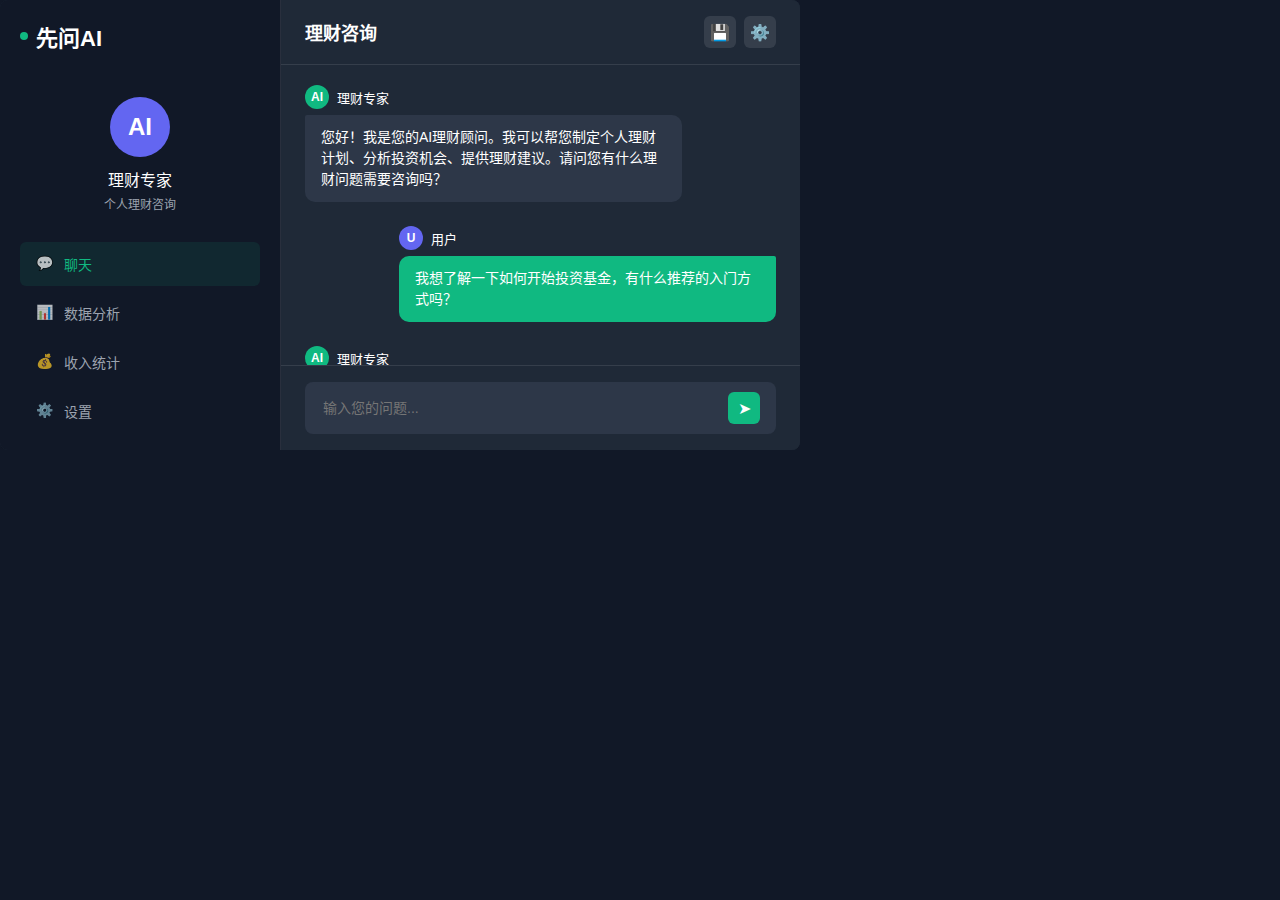
<file: docs/images/interface/preview.html>
<!DOCTYPE html>
<html lang="zh-CN">
<head>
    <meta charset="UTF-8">
    <meta name="viewport" content="width=device-width, initial-scale=1.0">
    <title>先问AI界面预览</title>
    <style>
        body {
            margin: 0;
            padding: 0;
            background-color: #111827;
            font-family: 'PingFang SC', 'Helvetica Neue', Arial, sans-serif;
        }
        .container {
            width: 800px;
            height: 450px;
            position: relative;
            overflow: hidden;
            border-radius: 8px;
            color: white;
            display: flex;
            background-color: #1f2937;
        }
        .sidebar {
            width: 240px;
            background-color: #111827;
            padding: 20px;
            border-right: 1px solid rgba(255, 255, 255, 0.1);
            display: flex;
            flex-direction: column;
        }
        .main-content {
            flex: 1;
            display: flex;
            flex-direction: column;
            background-color: #1f2937;
        }
        .sidebar-header {
            margin-bottom: 30px;
        }
        .logo {
            display: flex;
            align-items: center;
            font-size: 22px;
            font-weight: bold;
            color: white;
            margin-bottom: 5px;
        }
        .logo-icon {
            width: 8px;
            height: 8px;
            background-color: #10b981;
            border-radius: 50%;
            margin-right: 8px;
            display: inline-block;
        }
        .nav-item {
            display: flex;
            align-items: center;
            padding: 12px 16px;
            margin-bottom: 5px;
            border-radius: 6px;
            cursor: pointer;
            font-size: 14px;
            color: #9ca3af;
        }
        .nav-item.active {
            background-color: rgba(16, 185, 129, 0.1);
            color: #10b981;
        }
        .nav-item-icon {
            width: 18px;
            height: 18px;
            margin-right: 10px;
            opacity: 0.7;
        }
        .chat-header {
            padding: 16px 24px;
            border-bottom: 1px solid rgba(255, 255, 255, 0.1);
            display: flex;
            align-items: center;
            justify-content: space-between;
        }
        .chat-title {
            font-size: 18px;
            font-weight: bold;
        }
        .chat-actions {
            display: flex;
        }
        .action-btn {
            width: 32px;
            height: 32px;
            border-radius: 6px;
            display: flex;
            align-items: center;
            justify-content: center;
            margin-left: 8px;
            background-color: rgba(255, 255, 255, 0.1);
        }
        .chat-messages {
            flex: 1;
            padding: 20px 24px;
            overflow-y: auto;
        }
        .message {
            margin-bottom: 24px;
            max-width: 80%;
        }
        .message.user {
            margin-left: auto;
        }
        .message-content {
            padding: 12px 16px;
            border-radius: 10px;
            font-size: 14px;
            line-height: 1.5;
        }
        .message.bot .message-content {
            background-color: #2d3748;
            border-top-left-radius: 2px;
        }
        .message.user .message-content {
            background-color: #10b981;
            color: white;
            border-top-right-radius: 2px;
        }
        .message-info {
            display: flex;
            align-items: center;
            margin-bottom: 6px;
            font-size: 13px;
        }
        .message-avatar {
            width: 24px;
            height: 24px;
            border-radius: 50%;
            margin-right: 8px;
            background-color: #10b981;
            display: flex;
            align-items: center;
            justify-content: center;
            font-size: 12px;
            font-weight: bold;
        }
        .message.user .message-avatar {
            background-color: #6366f1;
        }
        .message-sender {
            font-weight: 500;
        }
        .chat-input {
            padding: 16px 24px;
            border-top: 1px solid rgba(255, 255, 255, 0.1);
        }
        .input-container {
            display: flex;
            background-color: #2d3748;
            border-radius: 8px;
            padding: 10px 16px;
        }
        .input-field {
            flex: 1;
            background: none;
            border: none;
            outline: none;
            color: white;
            font-size: 14px;
        }
        .send-btn {
            width: 32px;
            height: 32px;
            border-radius: 6px;
            display: flex;
            align-items: center;
            justify-content: center;
            background-color: #10b981;
            cursor: pointer;
        }
        .create-ai {
            margin-top: auto;
            padding: 12px 16px;
            border-radius: 6px;
            background-color: #10b981;
            color: white;
            text-align: center;
            font-weight: 500;
            margin-top: 20px;
        }
        .ai-avatar-container {
            display: flex;
            flex-direction: column;
            align-items: center;
            margin: 10px 0 30px;
        }
        .ai-avatar {
            width: 60px;
            height: 60px;
            border-radius: 50%;
            background-color: #6366f1;
            display: flex;
            align-items: center;
            justify-content: center;
            font-size: 24px;
            font-weight: bold;
            color: white;
            margin-bottom: 10px;
        }
        .ai-name {
            font-size: 16px;
            font-weight: 500;
            text-align: center;
        }
        .ai-desc {
            font-size: 12px;
            color: #9ca3af;
            text-align: center;
            margin-top: 4px;
        }
    </style>
</head>
<body>
    <div class="container">
        <div class="sidebar">
            <div class="sidebar-header">
                <div class="logo">
                    <span class="logo-icon"></span>
                    先问AI
                </div>
            </div>
            
            <div class="ai-avatar-container">
                <div class="ai-avatar">AI</div>
                <div class="ai-name">理财专家</div>
                <div class="ai-desc">个人理财咨询</div>
            </div>
            
            <div class="nav-item active">
                <span class="nav-item-icon">💬</span>
                聊天
            </div>
            <div class="nav-item">
                <span class="nav-item-icon">📊</span>
                数据分析
            </div>
            <div class="nav-item">
                <span class="nav-item-icon">💰</span>
                收入统计
            </div>
            <div class="nav-item">
                <span class="nav-item-icon">⚙️</span>
                设置
            </div>
            
            <div class="create-ai">
                创建新的AI分身
            </div>
        </div>
        
        <div class="main-content">
            <div class="chat-header">
                <div class="chat-title">理财咨询</div>
                <div class="chat-actions">
                    <div class="action-btn">💾</div>
                    <div class="action-btn">⚙️</div>
                </div>
            </div>
            
            <div class="chat-messages">
                <div class="message bot">
                    <div class="message-info">
                        <div class="message-avatar">AI</div>
                        <div class="message-sender">理财专家</div>
                    </div>
                    <div class="message-content">
                        您好！我是您的AI理财顾问。我可以帮您制定个人理财计划、分析投资机会、提供理财建议。请问您有什么理财问题需要咨询吗？
                    </div>
                </div>
                
                <div class="message user">
                    <div class="message-info">
                        <div class="message-avatar">U</div>
                        <div class="message-sender">用户</div>
                    </div>
                    <div class="message-content">
                        我想了解一下如何开始投资基金，有什么推荐的入门方式吗？
                    </div>
                </div>
                
                <div class="message bot">
                    <div class="message-info">
                        <div class="message-avatar">AI</div>
                        <div class="message-sender">理财专家</div>
                    </div>
                    <div class="message-content">
                        投资基金是很好的理财入门方式。作为初学者，我建议您：<br><br>
                        1. 先了解基金类型：指数基金风险较低，适合新手<br>
                        2. 采用定投策略：每月固定投入一定金额<br>
                        3. 分散投资：不要把所有资金投入单一基金<br>
                        4. 长期持有：基金投资适合长期规划<br><br>
                        
                        您目前有投资经验吗？或者有特定的理财目标？
                    </div>
                </div>
            </div>
            
            <div class="chat-input">
                <div class="input-container">
                    <input type="text" class="input-field" placeholder="输入您的问题...">
                    <div class="send-btn">➤</div>
                </div>
            </div>
        </div>
    </div>
    
    <script>
    // 截图辅助脚本
    document.addEventListener('DOMContentLoaded', function() {
        console.log('请对该页面截图，保存为png格式，用作先问AI界面预览图');
    });
    </script>
</body>
</html>
</file>
<file: docs/css/styles.css>
* {
    margin: 0;
    padding: 0;
    box-sizing: border-box;
}

:root {
    --primary: #0ea5e9;
    --secondary: #6b7280;
    --dark: #1f2937;
    --darker: #111827;
    --light: #f3f4f6;
    --white: #ffffff;
    --green: #10b981;
}

body {
    font-family: -apple-system, BlinkMacSystemFont, "Segoe UI", Roboto, Helvetica, Arial, sans-serif;
    color: var(--white);
    background-color: #000;
    line-height: 1.6;
}

a {
    color: var(--primary);
    text-decoration: none;
}

a:hover {
    text-decoration: underline;
}

.container {
    width: 100%;
    max-width: 1200px;
    margin: 0 auto;
    padding: 0 20px;
}

/* 导航栏 */
header {
    position: fixed;
    top: 0;
    left: 0;
    right: 0;
    background-color: rgba(0, 0, 0, 0.8);
    backdrop-filter: blur(10px);
    z-index: 100;
    padding: 10px 0;
}

nav {
    display: flex;
    justify-content: space-between;
    align-items: center;
    height: 50px;
}

.logo {
    display: flex;
    align-items: center;
    gap: 5px;
    font-weight: bold;
    color: var(--green);
}

.logo-icon {
    color: var(--green);
    font-size: 1.2rem;
}

.nav-right {
    display: flex;
    align-items: center;
}

.language-selector {
    background-color: rgba(255, 255, 255, 0.1);
    border-radius: 4px;
    padding: 5px 10px;
    font-size: 0.8rem;
    display: flex;
    align-items: center;
    gap: 5px;
    color: var(--white);
}

/* 英雄区 */
.hero {
    padding: 120px 0 60px;
    text-align: center;
    min-height: 100vh;
    display: flex;
    flex-direction: column;
    align-items: center;
    justify-content: flex-start;
}

.hero h1 {
    font-size: 2.3rem;
    font-weight: 700;
    margin-bottom: 20px;
}

.hero p {
    font-size: 1rem;
    color: #d1d5db;
    margin-bottom: 30px;
    max-width: 800px;
    margin-left: auto;
    margin-right: auto;
}

.btn {
    display: inline-block;
    padding: 8px 24px;
    border-radius: 4px;
    font-weight: 500;
    transition: all 0.3s ease;
    cursor: pointer;
}

.btn-green {
    background-color: var(--green);
    color: var(--white);
}

.btn-green:hover {
    background-color: #0d9668;
    text-decoration: none;
}

.showcase {
    margin-top: 40px;
    position: relative;
    width: 100%;
    max-width: 800px;
}

.showcase img {
    width: 100%;
    border-radius: 8px;
    box-shadow: 0 10px 25px rgba(0, 0, 0, 0.5);
}

.showcase-controls {
    display: flex;
    justify-content: space-between;
    position: absolute;
    top: 50%;
    left: 0;
    right: 0;
    transform: translateY(-50%);
    padding: 0 10px;
}

.showcase-nav {
    display: flex;
    justify-content: center;
    gap: 8px;
    margin-top: 20px;
}

.showcase-dot {
    width: 8px;
    height: 8px;
    border-radius: 50%;
    background-color: rgba(255, 255, 255, 0.3);
}

.showcase-dot.active {
    background-color: var(--white);
}

/* 功能区标题 */
.why-section {
    padding: 80px 0 40px;
    text-align: center;
}

.why-section h2 {
    font-size: 1.8rem;
    margin-bottom: 20px;
}

.why-section p {
    color: #9ca3af;
    max-width: 700px;
    margin: 0 auto;
    font-size: 0.95rem;
}

/* 功能卡片 */
.features-grid {
    display: grid;
    grid-template-columns: repeat(3, 1fr);
    gap: 20px;
    padding: 0 20px;
    margin-bottom: 60px;
}

.feature-card {
    background-color: var(--dark);
    border-radius: 8px;
    padding: 25px;
    text-align: left;
}

.feature-icon {
    width: 40px;
    height: 40px;
    border-radius: 6px;
    background-color: rgba(16, 185, 129, 0.1);
    display: flex;
    align-items: center;
    justify-content: center;
    margin-bottom: 15px;
}

.feature-card h3 {
    font-size: 1rem;
    margin-bottom: 10px;
}

.feature-card p {
    color: #9ca3af;
    font-size: 0.9rem;
    margin-bottom: 15px;
}

.feature-link {
    display: inline-flex;
    align-items: center;
    color: var(--green);
    font-size: 0.85rem;
    gap: 5px;
}

/* 性能数据部分样式 */
.performance-section,
.support-metrics,
.testimonial-section,
.pricing-section,
.contact-form {
    padding: 80px 0;
    background-color: #000;
}

.section-title {
    font-size: 1.8rem;
    text-align: center;
    margin-bottom: 20px;
    font-weight: 700;
}

.section-subtitle {
    text-align: center;
    color: #9ca3af;
    margin-bottom: 40px;
    max-width: 700px;
    margin-left: auto;
    margin-right: auto;
}

.stats-showcase {
    display: flex;
    flex-direction: column;
    gap: 30px;
}

.stats-image {
    flex: 1;
}

.stats-image img {
    width: 100%;
    border-radius: 8px;
}

.stats-info {
    flex: 1;
    display: flex;
    flex-direction: column;
    gap: 25px;
}

.stat-item {
    display: flex;
    gap: 15px;
}

.stat-icon {
    flex-shrink: 0;
    background-color: rgba(16, 185, 129, 0.1);
    border-radius: 8px;
    width: 40px;
    height: 40px;
    display: flex;
    align-items: center;
    justify-content: center;
}

.stat-content h3 {
    font-size: 1.1rem;
    margin-bottom: 8px;
}

.stat-content p {
    color: #9ca3af;
    font-size: 0.9rem;
}

/* 数据图表样式 */
.metrics-chart {
    display: flex;
    flex-direction: column;
    gap: 30px;
}

.chart-image {
    flex: 1;
    text-align: center;
}

.chart-image img {
    max-width: 100%;
    border-radius: 8px;
}

.metrics-info {
    flex: 1;
    display: flex;
    flex-direction: column;
    gap: 20px;
}

.metric-row {
    display: flex;
    align-items: center;
    gap: 15px;
}

.metric-label {
    width: 180px;
    display: flex;
    align-items: center;
    gap: 10px;
    font-size: 0.9rem;
}

.metric-icon {
    flex-shrink: 0;
    background-color: rgba(16, 185, 129, 0.1);
    border-radius: 4px;
    width: 30px;
    height: 30px;
    display: flex;
    align-items: center;
    justify-content: center;
}

.metric-bar-container {
    flex: 1;
    height: 10px;
    background-color: rgba(255, 255, 255, 0.1);
    border-radius: 5px;
    overflow: hidden;
    position: relative;
}

.metric-bar {
    height: 100%;
    background-color: var(--green);
    border-radius: 5px;
    position: relative;
}

.metric-value {
    position: absolute;
    right: 0;
    top: -18px;
    font-size: 0.8rem;
    color: var(--green);
}

/* 模板卡片样式 */
.templates-grid {
    display: grid;
    grid-template-columns: repeat(auto-fill, minmax(280px, 1fr));
    gap: 20px;
    margin-top: 50px;
}

.template-card {
    background-color: var(--dark);
    border-radius: 8px;
    padding: 20px;
    text-align: center;
}

.template-icon {
    width: 40px;
    height: 40px;
    background-color: rgba(16, 185, 129, 0.1);
    border-radius: 8px;
    display: flex;
    align-items: center;
    justify-content: center;
    margin: 0 auto 15px;
}

.template-card h3 {
    font-size: 1rem;
    margin-bottom: 10px;
}

.template-card p {
    font-size: 0.9rem;
    color: #9ca3af;
}

.usage-rate {
    color: var(--green);
    font-weight: bold;
}

/* 定价卡片样式 */
.pricing-grid {
    display: grid;
    grid-template-columns: 1fr;
    gap: 30px;
    margin-top: 50px;
}

.pricing-card {
    background-color: var(--dark);
    border-radius: 12px;
    padding: 30px;
    display: flex;
    flex-direction: column;
    height: 100%;
}

.pricing-header {
    margin-bottom: 20px;
}

.pricing-icon {
    width: 40px;
    height: 40px;
    background-color: rgba(16, 185, 129, 0.1);
    border-radius: 50%;
    display: flex;
    align-items: center;
    justify-content: center;
    margin-bottom: 15px;
}

.pricing-header h3 {
    font-size: 1.2rem;
    margin-bottom: 5px;
}

.pricing-header p {
    color: #9ca3af;
    font-size: 0.9rem;
}

.pricing-price {
    margin-bottom: 20px;
    display: flex;
    align-items: baseline;
}

.price-currency {
    font-size: 1.2rem;
    font-weight: bold;
}

.price-value {
    font-size: 2.5rem;
    font-weight: bold;
    margin: 0 5px;
}

.price-period {
    color: #9ca3af;
    font-size: 0.9rem;
}

.pricing-features {
    list-style: none;
    margin-bottom: 30px;
    flex-grow: 1;
}

.pricing-features li {
    margin-bottom: 10px;
    font-size: 0.9rem;
    color: #d1d5db;
}

.btn-outline {
    background-color: transparent;
    border: 1px solid var(--green);
    color: var(--green);
}

.btn-outline:hover {
    background-color: rgba(16, 185, 129, 0.1);
    text-decoration: none;
}

.btn-primary {
    background-color: var(--green);
    color: var(--white);
}

.pricing-trial {
    font-size: 0.8rem;
    color: #9ca3af;
    text-align: center;
    margin-top: 10px;
}

/* 联系表单样式 */
.form-card {
    background-color: var(--dark);
    border-radius: 12px;
    padding: 30px;
    max-width: 500px;
    margin: 0 auto;
    text-align: center;
}

.form-icon {
    width: 50px;
    height: 50px;
    background-color: rgba(16, 185, 129, 0.1);
    border-radius: 50%;
    display: flex;
    align-items: center;
    justify-content: center;
    margin: 0 auto 20px;
}

.form-card h3 {
    font-size: 1.3rem;
    margin-bottom: 10px;
}

.form-card p {
    color: #9ca3af;
    margin-bottom: 25px;
}

.form-card form {
    display: flex;
    flex-direction: column;
    gap: 15px;
}

.form-card input {
    padding: 12px 15px;
    border-radius: 6px;
    background-color: rgba(255, 255, 255, 0.1);
    border: none;
    color: var(--white);
}

.form-card input::placeholder {
    color: #9ca3af;
}

/* 页脚 */
footer {
    padding: 40px 0;
    margin-top: 60px;
    border-top: 1px solid rgba(255, 255, 255, 0.1);
}

.footer-top {
    display: flex;
    justify-content: space-between;
    align-items: center;
    margin-bottom: 20px;
}

.footer-simple {
    display: flex;
    justify-content: space-between;
    align-items: center;
    flex-wrap: wrap;
}

.social-links {
    display: flex;
    gap: 20px;
}

.social-link {
    color: var(--white);
}

.social-link:hover {
    color: var(--green);
}

.copyright {
    color: #9ca3af;
    font-size: 0.85rem;
    text-align: center;
}

.email-link {
    color: var(--green);
    font-size: 0.9rem;
    text-decoration: none;
}

.email-link:hover {
    text-decoration: underline;
}

.contact-simple {
    display: flex;
    align-items: center;
}

/* 媒体查询 */
@media (min-width: 768px) {
    .stats-showcase,
    .metrics-chart {
        flex-direction: row;
    }
    
    .pricing-grid {
        grid-template-columns: repeat(2, 1fr);
    }
    
    .form-card form {
        flex-direction: row;
    }
    
    .form-card input {
        flex: 1;
    }
}

@media (max-width: 768px) {
    .features-grid {
        grid-template-columns: 1fr;
    }
}

.text-center {
    text-align: center;
}

.mb-10 {
    margin-bottom: 10px;
}
</file>
